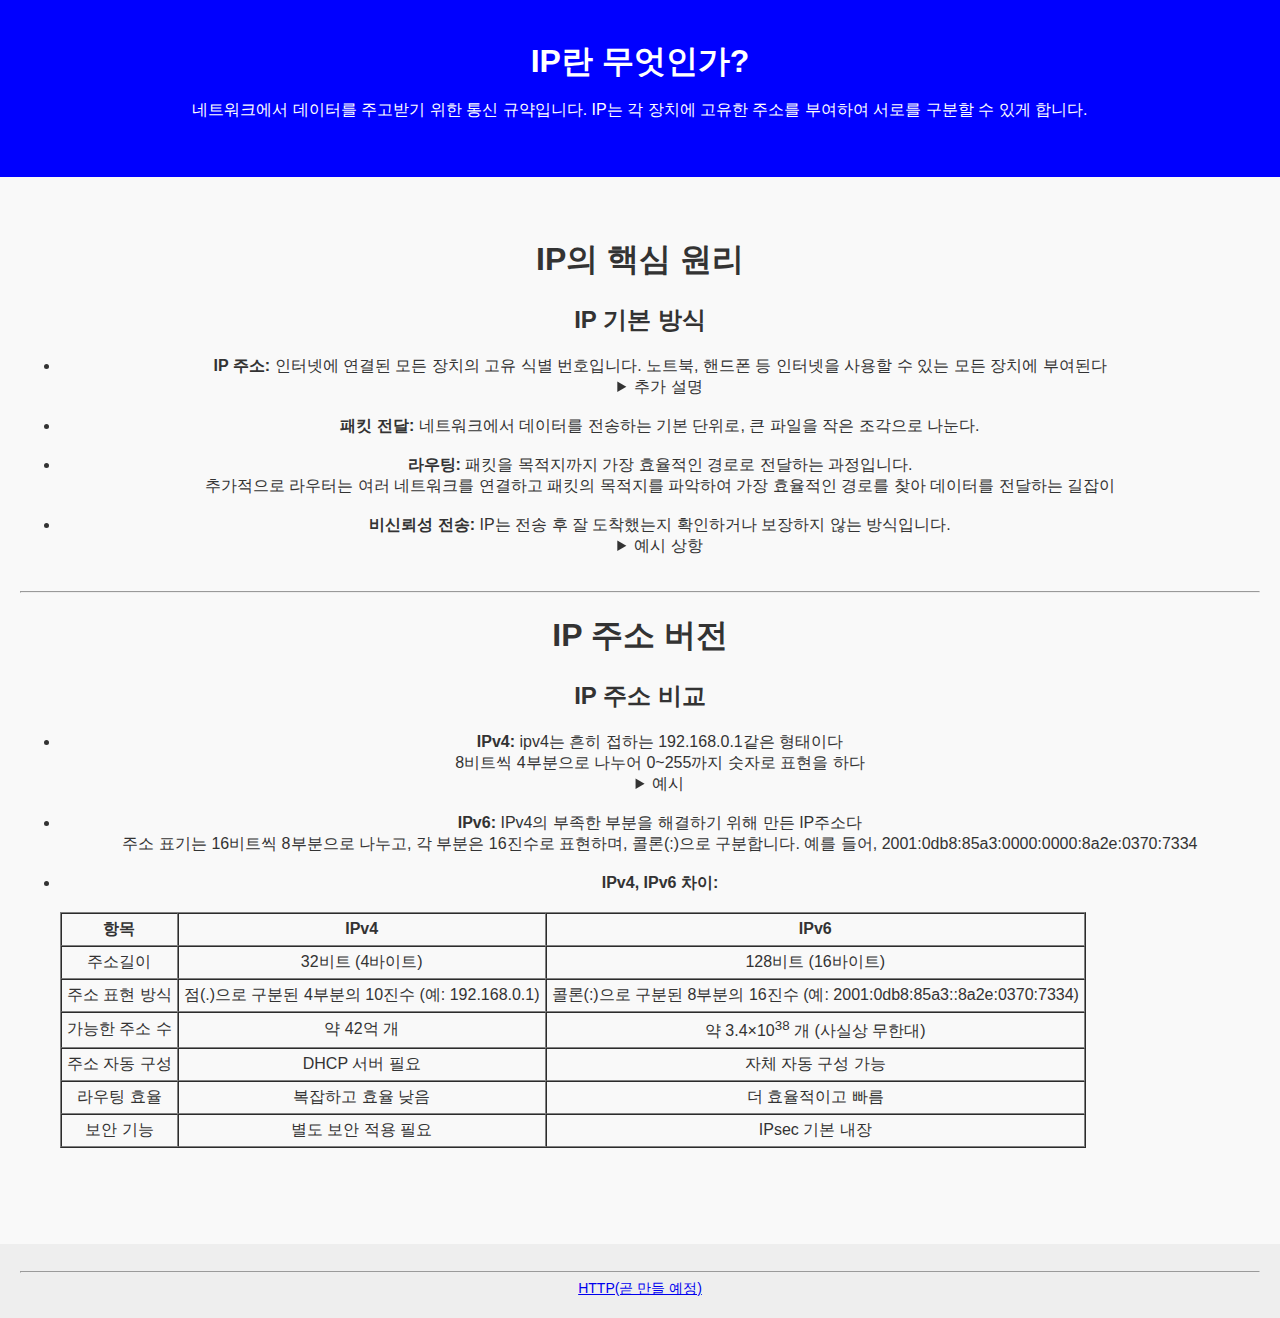
<file: index.html>
<!DOCTYPE html>
<html lang="en">
<head>
    <meta charset="UTF-8">
    <meta name="viewport" content="width=device-width, initial-scale=1.0">
    <link rel="stylesheet" href="css.css">
    <title>ip</title>
</head>

<body>
    <header>
        <h1>IP란 무엇인가?</h1>
        <p>네트워크에서 데이터를 주고받기 위한 통신 규약입니다. IP는 각 장치에 고유한 주소를 부여하여 서로를 구분할 수 있게 합니다.</p>
    </header>

    <main>
        <h1>IP의 핵심 원리</h1>
        <h2>IP 기본 방식</h2>
        <ul>
            <li>
                <b>IP 주소:</b> 인터넷에 연결된 모든 장치의 고유 식별 번호입니다. 노트북, 핸드폰 등 인터넷을 사용할 수 있는 모든 장치에 부여된다
                <aside> 
                    <details>
                        <summary>추가 설명</summary>
                        <p>IP 주소는 일반적으로 DHCP에 의해 자동으로 할당됩니다.<br>
                        하지만 서버처럼 항상 동일한 주소가 필요한 장치에는 수동으로 설정하기도 합니다. <br>
                        <mark>DHCP</mark>  는 데이터 호스팅 구성 프로토콜으로 네크워크 접속한 기기를 자동으로 ip주소를 주는 시스템이다 <br>
                        </p>
                    </details>
                </aside>
            </li><br>

            <li>
                <b>패킷 전달:</b> 네트워크에서 데이터를 전송하는 기본 단위로, 큰 파일을 작은 조각으로 나눈다. 
            </li><br>

            <li>
                <b>라우팅:</b> 패킷을 목적지까지 가장 효율적인 경로로 전달하는 과정입니다. <br>
                추가적으로 라우터는 여러 네트워크를 연결하고 패킷의 목적지를 파악하여 가장 효율적인 경로를 찾아 데이터를 전달하는 길잡이 
            </li><br>


            <li>
                <b>비신뢰성 전송:</b> IP는 전송 후 잘 도착했는지 확인하거나 보장하지 않는 방식입니다.
                <aside>
                    <details>
                        <summary>예시 상항</summary>
                        <p>우편을 보냈다고 해도 상대방이 실제로 받았는지 확인하지 않는 것과 비슷하다.</p>
                    </details>
                </aside>
            </li><br>
        </ul>

        <hr>

    <h1>IP 주소 버전</h1>
    <h2>IP 주소 비교</h2>
    <ul>
        <li><b>IPv4: </b>ipv4는 흔히 접하는 192.168.0.1같은 형태이다 <br>
        8비트씩 4부분으로 나누어 0~255까지 숫자로 표현을 하다 
            <aside>
                    <details>
                        <summary>예시</summary>
                        <img src="ip.png" alt="예시 이미지">
                    </details>
                </aside></li> <br>

        <li><b>IPv6: </b>IPv4의 부족한 부분을 해결하기 위해 만든 IP주소다 <br>
        주소 표기는 16비트씩 8부분으로 나누고, 각 부분은 16진수로 표현하며, 콜론(:)으로 구분합니다. 
        예를 들어, 2001:0db8:85a3:0000:0000:8a2e:0370:7334</li> <br>

        <li><b>IPv4, IPv6 차이: </b> </li> <br>
        <table border="1" cellpadding="5" cellspacing="0">
  <thead>
    <tr>
      <th>항목</th>
      <th>IPv4</th>
      <th>IPv6</th>
    </tr>
  </thead>
  <tbody>

    <tr>
      <td>주소길이</td>
      <td>32비트 (4바이트)</td>
      <td>128비트 (16바이트)</td>
    </tr>

    <tr>
      <td>주소 표현 방식</td>
      <td>점(.)으로 구분된 4부분의 10진수 (예: 192.168.0.1)</td>
      <td>콜론(:)으로 구분된 8부분의 16진수 (예: 2001:0db8:85a3::8a2e:0370:7334)</td>
    </tr>

    <tr>
      <td>가능한 주소 수</td>
      <td>약 42억 개</td>
      <td>약 3.4×10<sup>38</sup> 개 (사실상 무한대)</td>
    </tr>

    <tr>
      <td>주소 자동 구성</td>
      <td>DHCP 서버 필요</td>
      <td>자체 자동 구성 가능</td>
    </tr>

    <tr>
      <td>라우팅 효율</td>
      <td>복잡하고 효율 낮음</td>
      <td>더 효율적이고 빠름</td>
    </tr>

    <tr>
      <td>보안 기능</td>
      <td>별도 보안 적용 필요</td>
      <td>IPsec 기본 내장</td>
    </tr>
  </tbody>
</table>
    </ul>

    </main>
    
<footer>
    <hr>
    <a href="http.html">HTTP(곧 만들 예정)</a>
</footer>
</body>
</html>
</file>
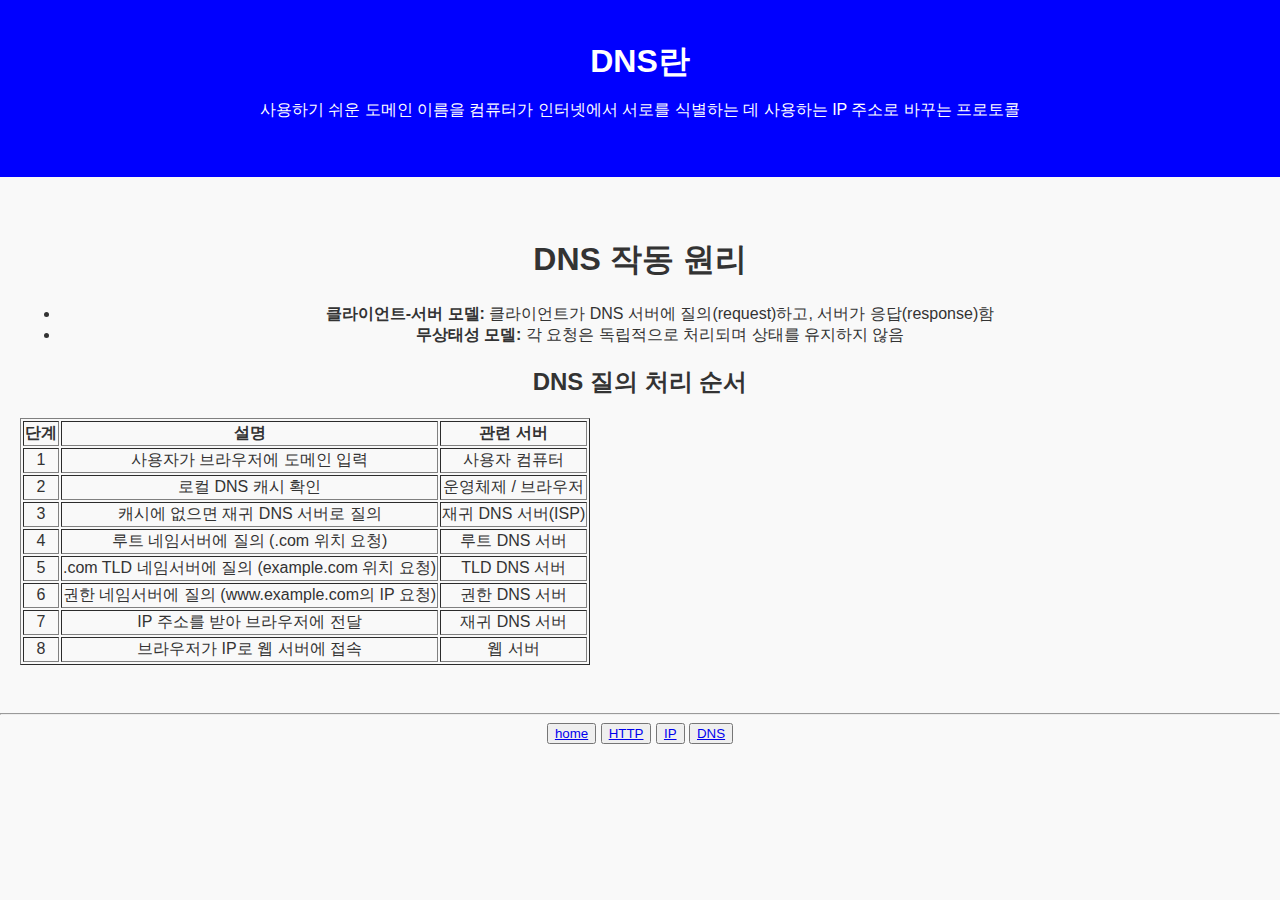
<file: DNS.html>
<!DOCTYPE html>
<html lang="en">
<head>
    <meta charset="UTF-8" />
    <meta name="viewport" content="width=device-width, initial-scale=1" />
    <link rel="stylesheet" href="css.css" />
    <title>DNS 작동 원리</title>
</head>
<body>
    <header>
        <h1>DNS란</h1>
        <p>사용하기 쉬운 도메인 이름을 컴퓨터가 인터넷에서 서로를 식별하는 데 사용하는 IP 주소로 바꾸는 프로토콜</p>
    </header>

    <main>
        <h1>DNS 작동 원리</h1>
        <ul>
            <li><b>클라이언트-서버 모델:</b> 클라이언트가 DNS 서버에 질의(request)하고, 서버가 응답(response)함</li>
            <li><b>무상태성 모델:</b> 각 요청은 독립적으로 처리되며 상태를 유지하지 않음</li>
        </ul>

        <h2>DNS 질의 처리 순서</h2>
        <table border="1">
            <thead>
                <tr>
                    <th>단계</th>
                    <th>설명</th>
                    <th>관련 서버</th>
                </tr>
            </thead>
            <tbody>
                <tr>
                    <td>1</td>
                    <td>사용자가 브라우저에 도메인 입력</td>
                    <td>사용자 컴퓨터</td>
                </tr>
                <tr>
                    <td>2</td>
                    <td>로컬 DNS 캐시 확인</td>
                    <td>운영체제 / 브라우저</td>
                </tr>
                <tr>
                    <td>3</td>
                    <td>캐시에 없으면 재귀 DNS 서버로 질의</td>
                    <td>재귀 DNS 서버(ISP)</td>
                </tr>
                <tr>
                    <td>4</td>
                    <td>루트 네임서버에 질의 (.com 위치 요청)</td>
                    <td>루트 DNS 서버</td>
                </tr>
                <tr>
                    <td>5</td>
                    <td>.com TLD 네임서버에 질의 (example.com 위치 요청)</td>
                    <td>TLD DNS 서버</td>
                </tr>
                <tr>
                    <td>6</td>
                    <td>권한 네임서버에 질의 (www.example.com의 IP 요청)</td>
                    <td>권한 DNS 서버</td>
                </tr>
                <tr>
                    <td>7</td>
                    <td>IP 주소를 받아 브라우저에 전달</td>
                    <td>재귀 DNS 서버</td>
                </tr>
                <tr>
                    <td>8</td>
                    <td>브라우저가 IP로 웹 서버에 접속</td>
                    <td>웹 서버</td>
                </tr>
            </tbody>
        </table>
    </main>

    <hr />
    <button><a href="index.html">home</a></button>
    <button><a href="http.html">HTTP</a></button>
    <button><a href="ip.html">IP</a></button>
    <button><a href="DNS.html">DNS</a></button>
</body>
</html>
</file>
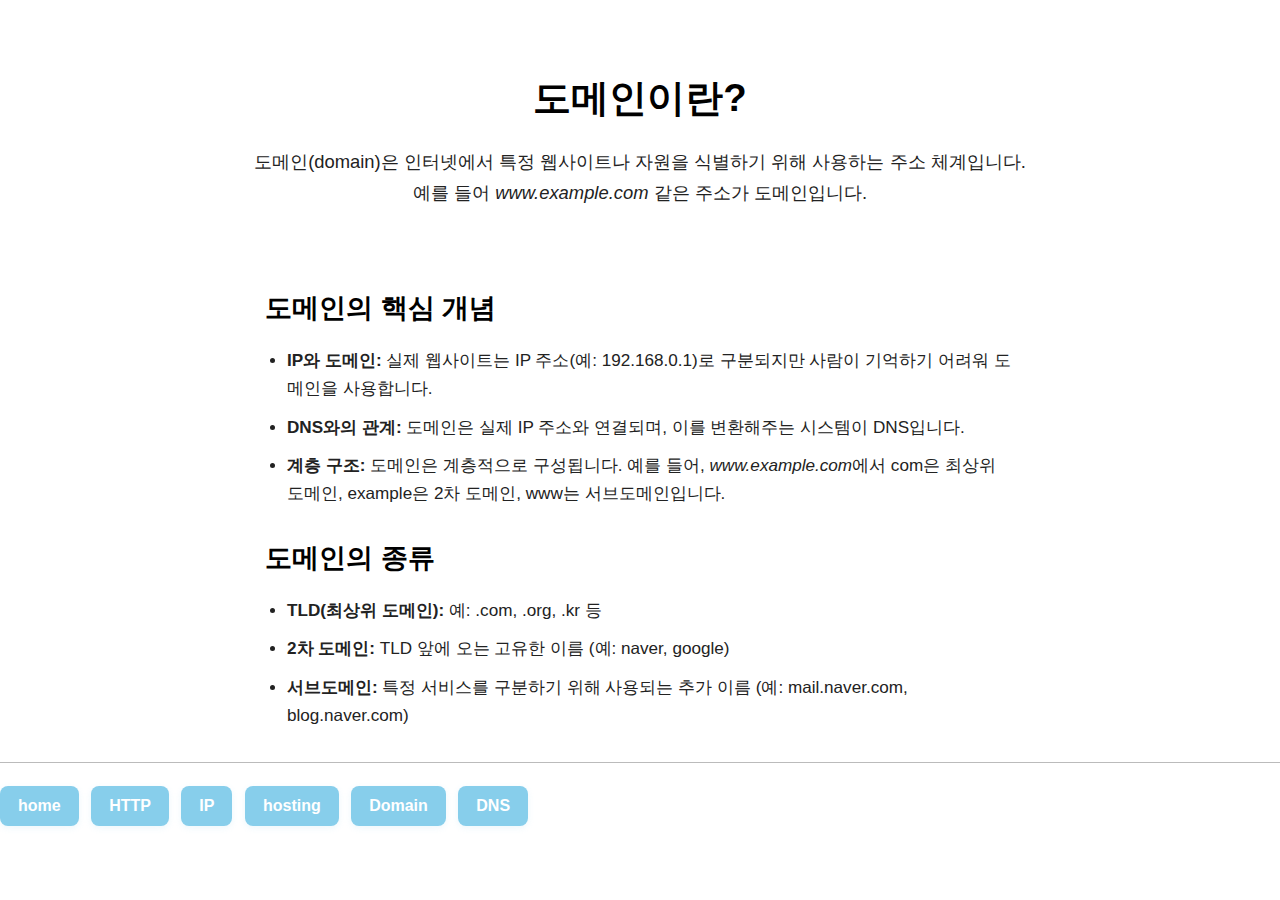
<file: domain.html>
<!DOCTYPE html>
<html lang="ko">
<head>
    <meta charset="UTF-8" />
    <meta name="viewport" content="width=device-width, initial-scale=1" />
    <title>도메인이란?</title>
    <link rel="stylesheet" href="domain.css" />
</head>
<body>
    <header>
        <h1>도메인이란?</h1>
        <p>
            도메인(domain)은 인터넷에서 특정 웹사이트나 자원을 식별하기 위해 사용하는 주소 체계입니다.<br />
            예를 들어 <i>www.example.com</i> 같은 주소가 도메인입니다.
        </p>
    </header>
    <main>
        <h1>도메인의 핵심 개념</h1>
        <ul>
            <li><b>IP와 도메인:</b> 실제 웹사이트는 IP 주소(예: 192.168.0.1)로 구분되지만 사람이 기억하기 어려워 도메인을 사용합니다.</li>
            <li><b>DNS와의 관계:</b> 도메인은 실제 IP 주소와 연결되며, 이를 변환해주는 시스템이 DNS입니다.</li>
            <li><b>계층 구조:</b> 도메인은 계층적으로 구성됩니다. 예를 들어, <i>www.example.com</i>에서 com은 최상위 도메인, example은 2차 도메인, www는 서브도메인입니다.</li>
        </ul>
        <h1>도메인의 종류</h1>
        <ul>
            <li><b>TLD(최상위 도메인):</b> 예: .com, .org, .kr 등</li>
            <li><b>2차 도메인:</b> TLD 앞에 오는 고유한 이름 (예: naver, google)</li>
            <li><b>서브도메인:</b> 특정 서비스를 구분하기 위해 사용되는 추가 이름 (예: mail.naver.com, blog.naver.com)</li>
        </ul>
    </main>
    <hr />
    <nav class="button-wrapper">
        <button class="nav home"><a href="index.html">home</a></button>
        <button class="nav http"><a href="http.html">HTTP</a></button>
        <button class="nav ip"><a href="ip.html">IP</a></button>
        <button class="nav hosting"><a href="hosting.html">hosting</a></button>
        <button class="nav domain"><a href="domain.html">Domain</a></button>
        <button class="nav dns"><a href="DNS.html">DNS</a></button>
    </nav>
</body>
</html>
</file>
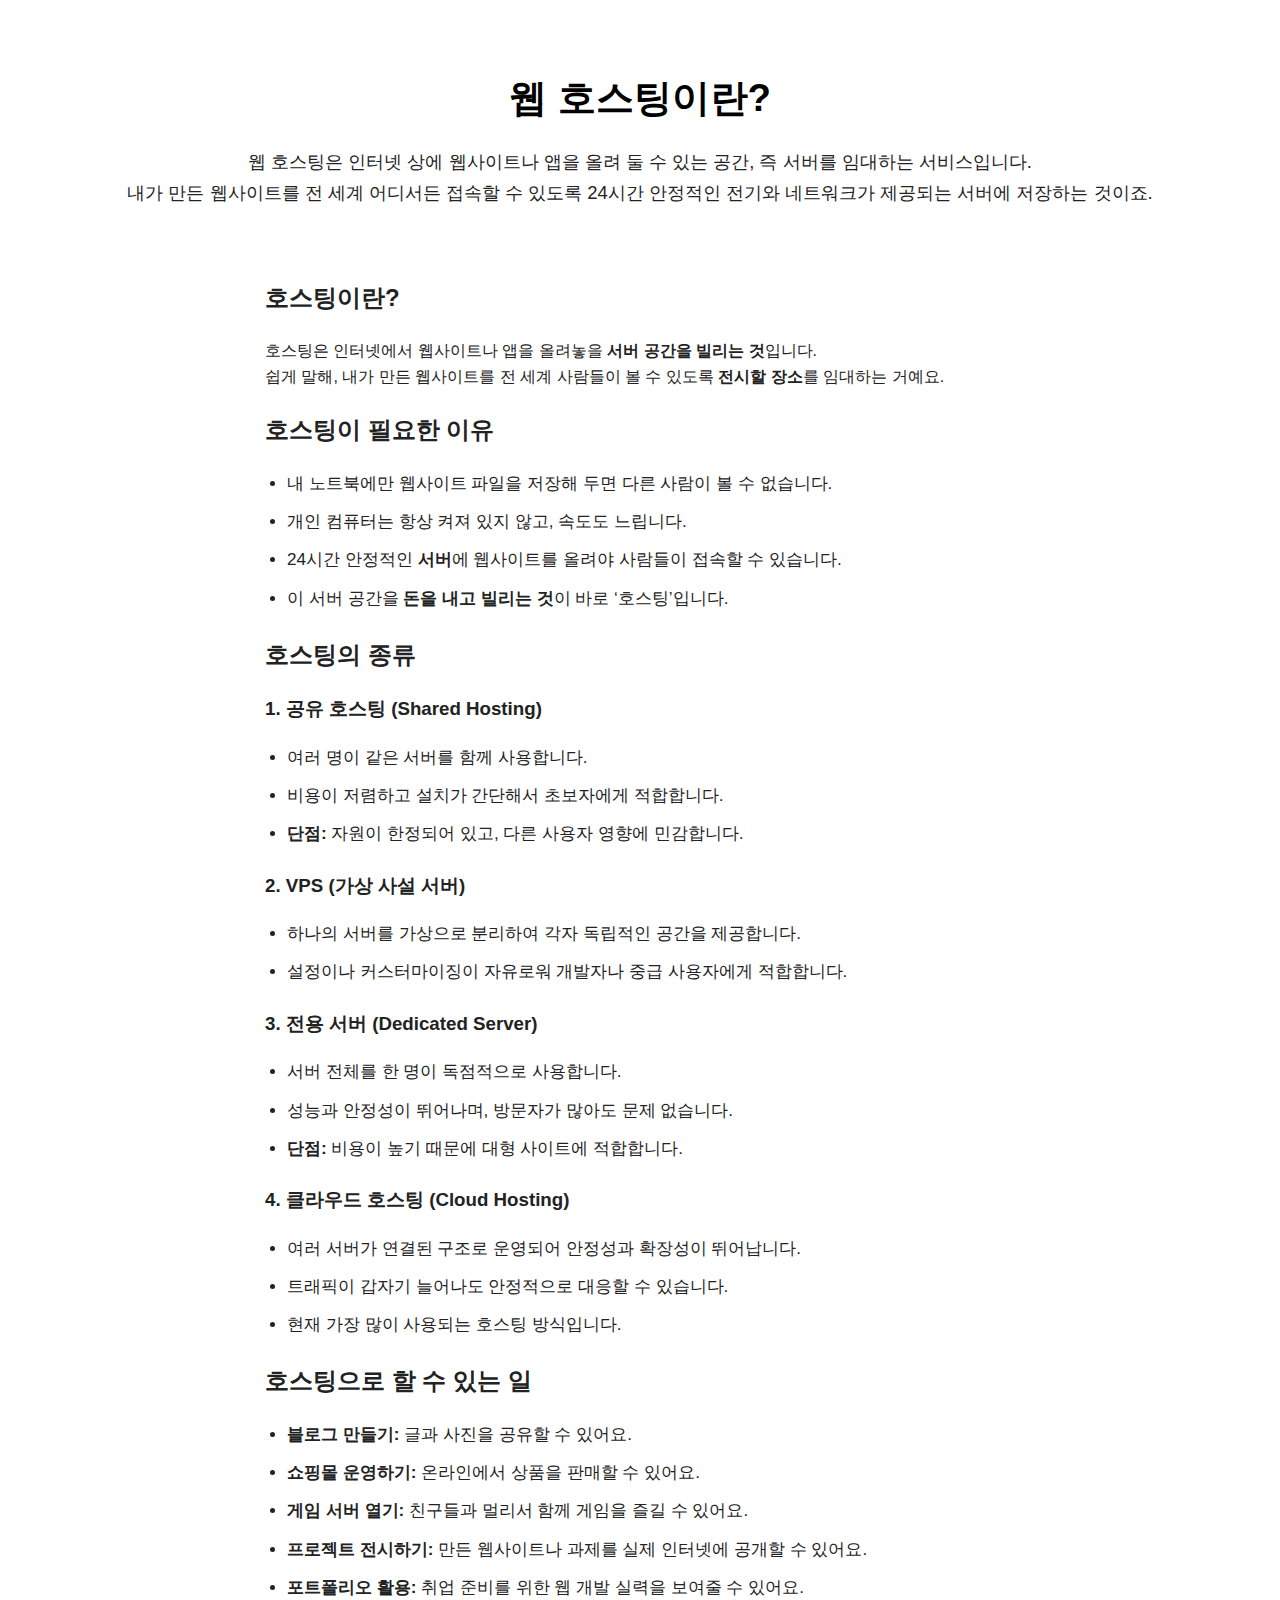
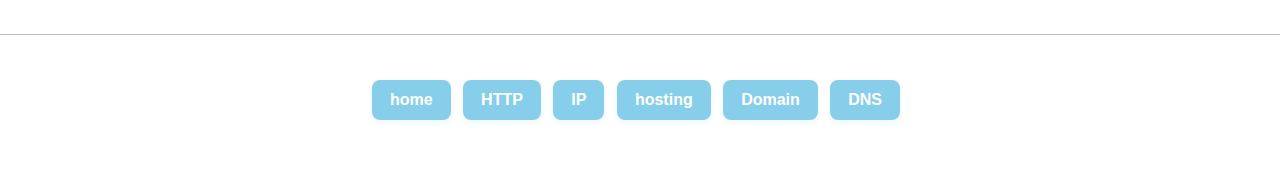
<file: hosting.html>
<!DOCTYPE html>
<html lang="ko">
<head>
    <meta charset="UTF-8" />
    <meta name="viewport" content="width=device-width, initial-scale=1" />
    <title>웹 호스팅이란?</title>
    <link rel="stylesheet" href="hosting.css" />
</head>
<body>
    <header>
        <h1>웹 호스팅이란?</h1>
        <p>웹 호스팅은 인터넷 상에 웹사이트나 앱을 올려 둘 수 있는 공간, 즉 서버를 임대하는 서비스입니다. <br />
        내가 만든 웹사이트를 전 세계 어디서든 접속할 수 있도록 24시간 안정적인 전기와 네트워크가 제공되는 서버에 저장하는 것이죠.</p>
    </header>
    <main>
        <section id="intro">
            <h2>호스팅이란?</h2>
            <p>
                호스팅은 인터넷에서 웹사이트나 앱을 올려놓을 <strong>서버 공간을 빌리는 것</strong>입니다.<br />
                쉽게 말해, 내가 만든 웹사이트를 전 세계 사람들이 볼 수 있도록 <strong>전시할 장소</strong>를 임대하는 거예요.
            </p>
        </section>
        <section id="why">
            <h2>호스팅이 필요한 이유</h2>
            <ul>
                <li>내 노트북에만 웹사이트 파일을 저장해 두면 다른 사람이 볼 수 없습니다.</li>
                <li>개인 컴퓨터는 항상 켜져 있지 않고, 속도도 느립니다.</li>
                <li>24시간 안정적인 <strong>서버</strong>에 웹사이트를 올려야 사람들이 접속할 수 있습니다.</li>
                <li>이 서버 공간을 <strong>돈을 내고 빌리는 것</strong>이 바로 ‘호스팅’입니다.</li>
            </ul>
        </section>
        <section id="types">
            <h2>호스팅의 종류</h2>
            <article>
                <h3>1. 공유 호스팅 (Shared Hosting)</h3>
                <ul>
                    <li>여러 명이 같은 서버를 함께 사용합니다.</li>
                    <li>비용이 저렴하고 설치가 간단해서 초보자에게 적합합니다.</li>
                    <li><strong>단점:</strong> 자원이 한정되어 있고, 다른 사용자 영향에 민감합니다.</li>
                </ul>
            </article>
            <article>
                <h3>2. VPS (가상 사설 서버)</h3>
                <ul>
                    <li>하나의 서버를 가상으로 분리하여 각자 독립적인 공간을 제공합니다.</li>
                    <li>설정이나 커스터마이징이 자유로워 개발자나 중급 사용자에게 적합합니다.</li>
                </ul>
            </article>
            <article>
                <h3>3. 전용 서버 (Dedicated Server)</h3>
                <ul>
                    <li>서버 전체를 한 명이 독점적으로 사용합니다.</li>
                    <li>성능과 안정성이 뛰어나며, 방문자가 많아도 문제 없습니다.</li>
                    <li><strong>단점:</strong> 비용이 높기 때문에 대형 사이트에 적합합니다.</li>
                </ul>
            </article>
            <article>
                <h3>4. 클라우드 호스팅 (Cloud Hosting)</h3>
                <ul>
                    <li>여러 서버가 연결된 구조로 운영되어 안정성과 확장성이 뛰어납니다.</li>
                    <li>트래픽이 갑자기 늘어나도 안정적으로 대응할 수 있습니다.</li>
                    <li>현재 가장 많이 사용되는 호스팅 방식입니다.</li>
                </ul>
            </article>
        </section>
        <section id="uses">
            <h2>호스팅으로 할 수 있는 일</h2>
            <ul>
                <li><strong>블로그 만들기:</strong> 글과 사진을 공유할 수 있어요.</li>
                <li><strong>쇼핑몰 운영하기:</strong> 온라인에서 상품을 판매할 수 있어요.</li>
                <li><strong>게임 서버 열기:</strong> 친구들과 멀리서 함께 게임을 즐길 수 있어요.</li>
                <li><strong>프로젝트 전시하기:</strong> 만든 웹사이트나 과제를 실제 인터넷에 공개할 수 있어요.</li>
                <li><strong>포트폴리오 활용:</strong> 취업 준비를 위한 웹 개발 실력을 보여줄 수 있어요.</li>
            </ul>
        </section>
    </main>
    <hr />
    <nav class="button-wrapper">
        <button class="nav home"><a href="index.html">home</a></button>
        <button class="nav http"><a href="http.html">HTTP</a></button>
        <button class="nav ip"><a href="ip.html">IP</a></button>
        <button class="nav hosting"><a href="hosting.html">hosting</a></button>
        <button class="nav domain"><a href="domain.html">Domain</a></button>
        <button class="nav dns"><a href="DNS.html">DNS</a></button>
    </nav>
</body>
</html>
</file>
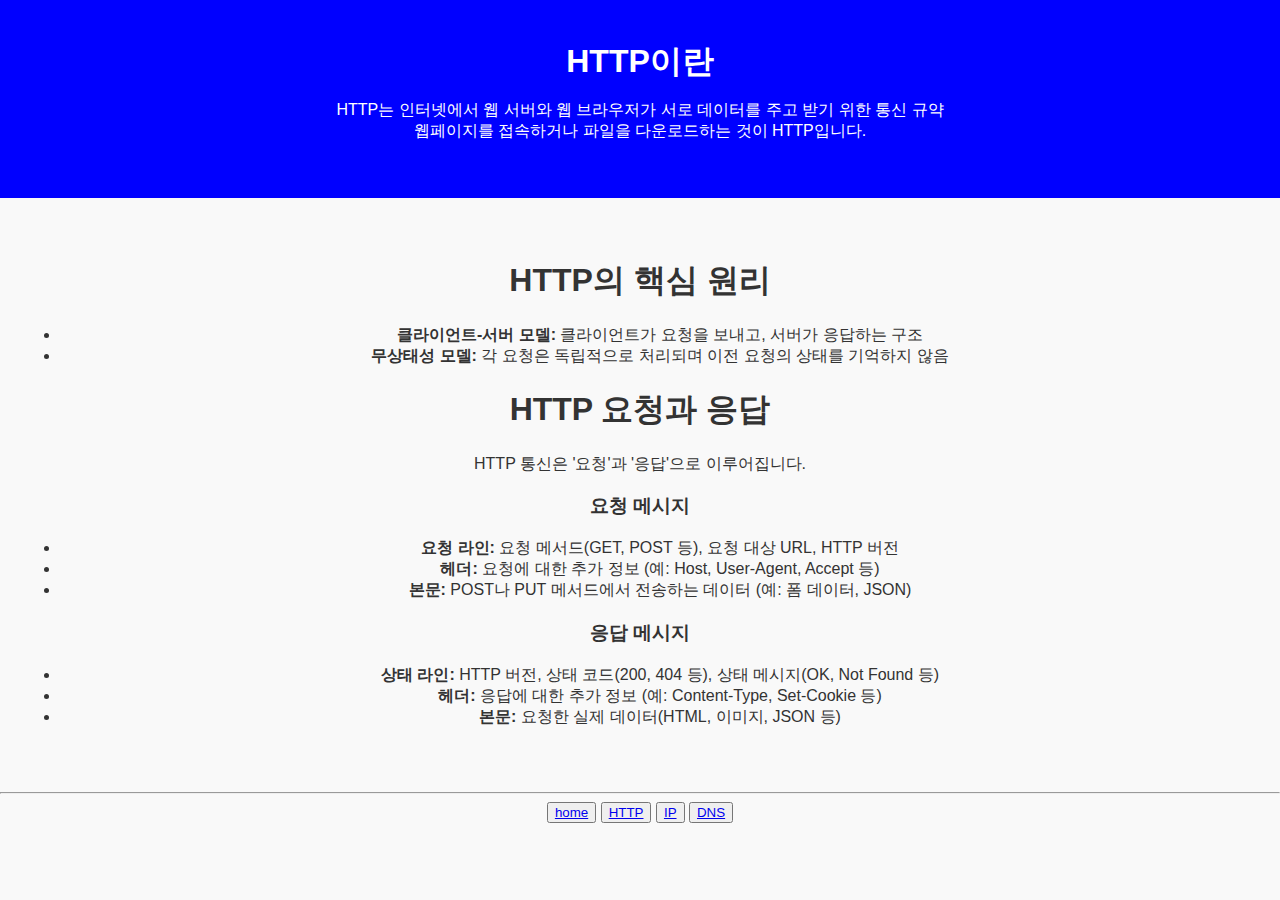
<file: http.html>
<!DOCTYPE html>
<html lang="en">
<head>
    <meta charset="UTF-8" />
    <meta name="viewport" content="width=device-width, initial-scale=1" />
    <link rel="stylesheet" href="css.css" />
    <title>HTTP</title>
</head>
<body>
    <header>
        <h1>HTTP이란</h1>
        <p>
            HTTP는 인터넷에서 웹 서버와 웹 브라우저가 서로 데이터를 주고 받기 위한 통신 규약<br />
            웹페이지를 접속하거나 파일을 다운로드하는 것이 HTTP입니다.
        </p>
    </header>
    <main>
        <h1>HTTP의 핵심 원리</h1>
        <ul>
            <li><b>클라이언트-서버 모델:</b> 클라이언트가 요청을 보내고, 서버가 응답하는 구조</li>
            <li><b>무상태성 모델:</b> 각 요청은 독립적으로 처리되며 이전 요청의 상태를 기억하지 않음</li>
        </ul>

        <h1>HTTP 요청과 응답</h1>
        <p>HTTP 통신은 '요청'과 '응답'으로 이루어집니다.</p>

        <h3>요청 메시지</h3>
        <ul>
            <li><b>요청 라인:</b> 요청 메서드(GET, POST 등), 요청 대상 URL, HTTP 버전</li>
            <li><b>헤더:</b> 요청에 대한 추가 정보 (예: Host, User-Agent, Accept 등)</li>
            <li><b>본문:</b> POST나 PUT 메서드에서 전송하는 데이터 (예: 폼 데이터, JSON)</li>
        </ul>

        <h3>응답 메시지</h3>
        <ul>
            <li><b>상태 라인:</b> HTTP 버전, 상태 코드(200, 404 등), 상태 메시지(OK, Not Found 등)</li>
            <li><b>헤더:</b> 응답에 대한 추가 정보 (예: Content-Type, Set-Cookie 등)</li>
            <li><b>본문:</b> 요청한 실제 데이터(HTML, 이미지, JSON 등)</li>
        </ul>
    </main>
    <hr />
    <button><a href="index.html">home</a></button>
    <button><a href="http.html">HTTP</a></button>
    <button><a href="ip.html">IP</a></button>
    <button><a href="DNS.html">DNS</a></button>
</body>
</html>
</file>
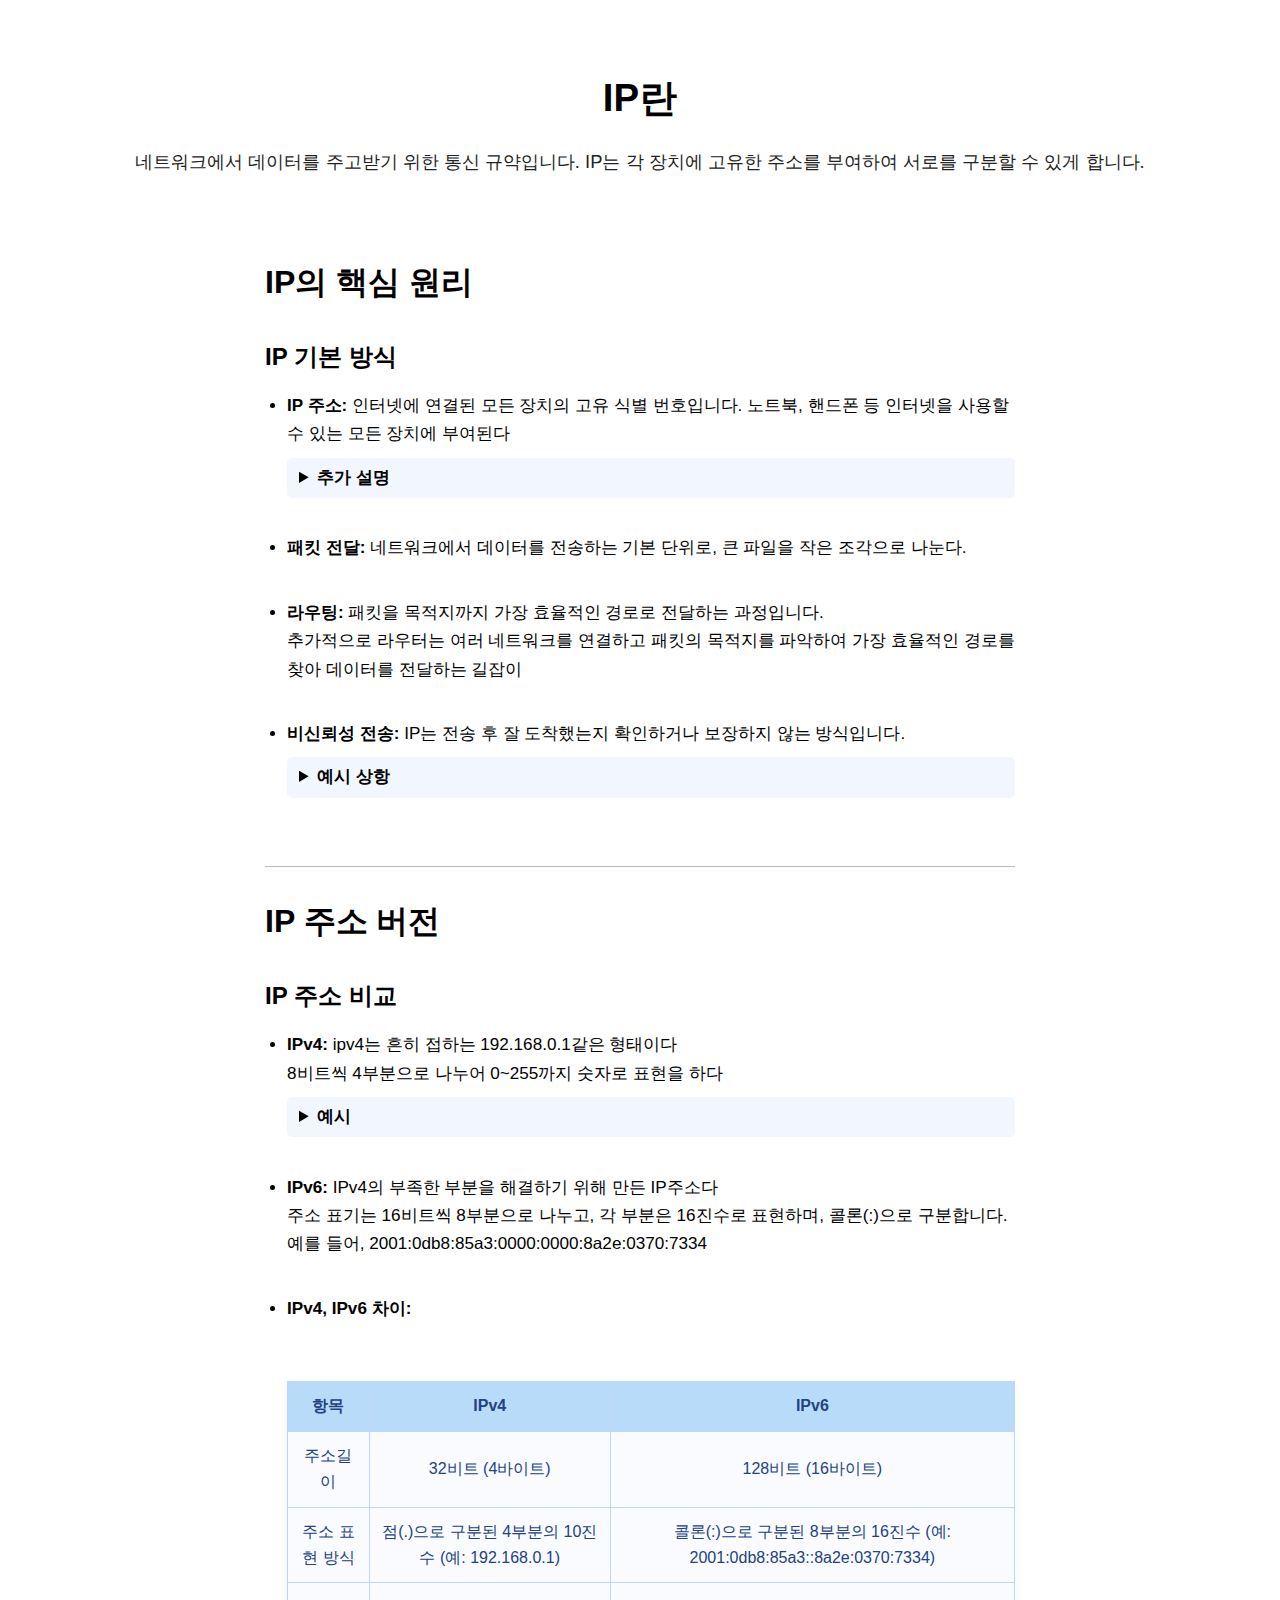
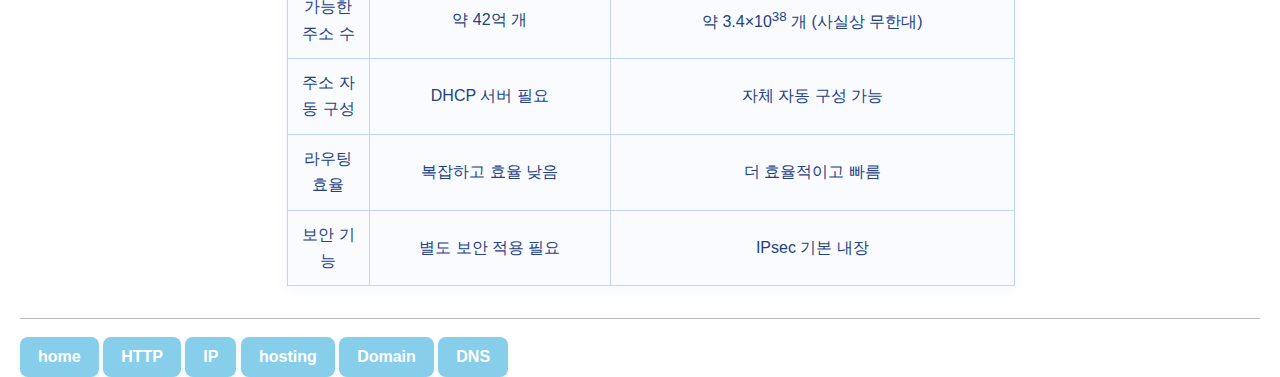
<file: ip.html>
<!DOCTYPE html>
<html lang="en">
<head>
    <meta charset="UTF-8">
    <meta name="viewport" content="width=device-width, initial-scale=1.0">
    <link rel="stylesheet" href="ip.css">
    <title>ip</title>
</head>

<body>
    <header>
        <h1>IP란</h1>
        <p>네트워크에서 데이터를 주고받기 위한 통신 규약입니다. IP는 각 장치에 고유한 주소를 부여하여 서로를 구분할 수 있게 합니다.</p>
    </header>

    <main>
        <h1>IP의 핵심 원리</h1>
        <h2>IP 기본 방식</h2>
        <ul>
            <li>
                <b>IP 주소:</b> 인터넷에 연결된 모든 장치의 고유 식별 번호입니다. 노트북, 핸드폰 등 인터넷을 사용할 수 있는 모든 장치에 부여된다
                <aside> 
                    <details>
                        <summary>추가 설명</summary>
                        <p>IP 주소는 일반적으로 DHCP에 의해 자동으로 할당됩니다.<br>
                        하지만 서버처럼 항상 동일한 주소가 필요한 장치에는 수동으로 설정하기도 합니다. <br>
                        <mark>DHCP</mark>  는 데이터 호스팅 구성 프로토콜으로 네크워크 접속한 기기를 자동으로 ip주소를 주는 시스템이다 <br>
                        </p>
                    </details>
                </aside>
            </li><br>

            <li>
                <b>패킷 전달:</b> 네트워크에서 데이터를 전송하는 기본 단위로, 큰 파일을 작은 조각으로 나눈다. 
            </li><br>

            <li>
                <b>라우팅:</b> 패킷을 목적지까지 가장 효율적인 경로로 전달하는 과정입니다. <br>
                추가적으로 라우터는 여러 네트워크를 연결하고 패킷의 목적지를 파악하여 가장 효율적인 경로를 찾아 데이터를 전달하는 길잡이 
            </li><br>


            <li>
                <b>비신뢰성 전송:</b> IP는 전송 후 잘 도착했는지 확인하거나 보장하지 않는 방식입니다.
                <aside>
                    <details>
                        <summary>예시 상항</summary>
                        <p>우편을 보냈다고 해도 상대방이 실제로 받았는지 확인하지 않는 것과 비슷하다.</p>
                    </details>
                </aside>
            </li><br>
        </ul>

        <hr>

    <h1>IP 주소 버전</h1>
    <h2>IP 주소 비교</h2>
    <ul>
        <li><b>IPv4: </b>ipv4는 흔히 접하는 192.168.0.1같은 형태이다 <br>
        8비트씩 4부분으로 나누어 0~255까지 숫자로 표현을 하다 
            <aside>
                    <details>
                        <summary>예시</summary>
                        <img src="ip.png" alt="예시 이미지">
                    </details>
                </aside></li> <br>

        <li><b>IPv6: </b>IPv4의 부족한 부분을 해결하기 위해 만든 IP주소다 <br>
        주소 표기는 16비트씩 8부분으로 나누고, 각 부분은 16진수로 표현하며, 콜론(:)으로 구분합니다. 
        예를 들어, 2001:0db8:85a3:0000:0000:8a2e:0370:7334</li> <br>

        <li><b>IPv4, IPv6 차이: </b> </li> <br>
        <table border="1" cellpadding="5" cellspacing="0">
  <thead>
    <tr>
      <th>항목</th>
      <th>IPv4</th>
      <th>IPv6</th>
    </tr>
  </thead>
  <tbody>

    <tr>
      <td>주소길이</td>
      <td>32비트 (4바이트)</td>
      <td>128비트 (16바이트)</td>
    </tr>

    <tr>
      <td>주소 표현 방식</td>
      <td>점(.)으로 구분된 4부분의 10진수 (예: 192.168.0.1)</td>
      <td>콜론(:)으로 구분된 8부분의 16진수 (예: 2001:0db8:85a3::8a2e:0370:7334)</td>
    </tr>

    <tr>
      <td>가능한 주소 수</td>
      <td>약 42억 개</td>
      <td>약 3.4×10<sup>38</sup> 개 (사실상 무한대)</td>
    </tr>

    <tr>
      <td>주소 자동 구성</td>
      <td>DHCP 서버 필요</td>
      <td>자체 자동 구성 가능</td>
    </tr>

    <tr>
      <td>라우팅 효율</td>
      <td>복잡하고 효율 낮음</td>
      <td>더 효율적이고 빠름</td>
    </tr>

    <tr>
      <td>보안 기능</td>
      <td>별도 보안 적용 필요</td>
      <td>IPsec 기본 내장</td>
    </tr>
  </tbody>
</table>
    </ul>

    </main>
    
<footer>
    <hr>
    <button class="nav home"><a href="index.html">home</a></button>
    <button class="nav http"><a href="http.html">HTTP</a></button>
    <button class="nav ip"><a href="ip.html">IP</a></button>
    <button class="nav hosting"><a href="hosting.html">hosting</a></button>
    <button class="nav Domain"><a href="domain.html">Domain</a></button>
    <button class="nav dns"><a href="DNS.html">DNS</a></button>
</footer>
</body>

</html>
</file>
<file: css.css>
body {
  font-family: "맑은 고딕", sans-serif;
  margin: 0;
  padding: 0;
  text-align: center;
  background: #f9f9f9;
  color: #333;
}

header {
  padding: 40px 20px;
  background: blue;
  color: white;
}

header h1 {
  margin: 0 0 10px 0;
}

main {
  padding: 40px 20px;
}

.cards {
  display: grid;
  grid-template-columns: repeat(auto-fit, minmax(220px, 1fr));
  gap: 20px;
  max-width: 900px;
  margin: 0 auto;
}

.card {
  display: block;
  padding: 20px;
  background: white;
  border-radius: 12px;
  text-decoration: none;
  color: inherit;
  box-shadow: 0 4px 8px rgba(0,0,0,0.1);
  transition: transform 0.2s ease, box-shadow 0.2s ease;
}

.card:hover {
  transform: translateY(-8px) scale(1.03);
  box-shadow: 0 8px 16px rgba(0,0,0,0.15);
}

.card:active {
  transform: translateY(2px) scale(0.98);
  box-shadow: 0 2px 6px rgba(0,0,0,0.2);
}

.card h2 {
  margin-top: 0;
  color: blue;
}

footer {
  padding: 20px;
  font-size: 14px;
  background: #eee;
  margin-top: 40px;
}
</file>
<file: domain.css>
body {
    font-family: 'Arial', 'Helvetica', 'Malgun Gothic', sans-serif;
    line-height: 1.65;
    margin: 0;
    background-color: #fff;
    color: #222;
}
header {
    text-align: center;
    margin-bottom: 20px;
    padding-top: 40px;
}
header h1 {
    color: #000;
    font-size: 2.4rem;
    margin-bottom: 12px;
}
header p {
    font-size: 1.15em;
    color: #222;
    margin-bottom: 0;
}
main {
    max-width: 750px;
    margin: 0 auto 0 auto;
    padding: 30px 0 0 0;
}
main h1 {
    color: #000;
    font-size: 1.7rem;
    margin-top: 28px;
    margin-bottom: 14px;
}
ul {
    list-style-type: disc;
    padding-left: 22px;
    margin-bottom: 22px;
}
li {
    margin-bottom: 10px;
    font-size: 1.07rem;
}
hr {
    border: none;
    border-top: 1px solid #bbb;
    margin: 32px 0 18px 0;
}
button.nav {
    margin: 5px 8px 5px 0;
    padding: 11px 18px;
    border: none;
    border-radius: 8px;
    background-color: #87ceeb;
    color: #fff;
    font-size: 1rem;
    font-weight: bold;
    box-shadow: 0 2px 6px rgba(135, 206, 235, 0.16);
    cursor: pointer;
    transition: background-color 0.18s;
    display: inline-block;
}
button.nav:hover {
    background-color: #5dade2;
}
button.nav a {
    color: inherit;
    text-decoration: none;
    font-weight: bold;
}
</file>
<file: hosting.css>
body {
            font-family: 'Arial', 'Helvetica', 'Malgun Gothic', sans-serif;
            line-height: 1.65;
            background-color: #fff;
            color: #222;
            margin: 0;
            padding: 0;
        }

        header {
            text-align: center;
            margin-bottom: 20px;
            padding-top: 40px;
        }

        header h1 {
            color: #000;
            font-size: 2.4rem;
            margin-bottom: 12px;
        }

        header p {
            font-size: 1.15em;
            color: #222;
            margin-bottom: 0;
        }

        main {
            max-width: 750px;
            margin: 0 auto;
            padding: 30px 0 0 0;
        }

        main h1 {
            color: #000;
            font-size: 1.7rem;
            margin-top: 28px;
            margin-bottom: 14px;
        }

        ul {
            list-style-type: disc;
            padding-left: 22px;
            margin-bottom: 22px;
        }

        li {
            margin-bottom: 10px;
            font-size: 1.07rem;
        }

        hr {
            border: none;
            border-top: 1px solid #bbb;
            margin: 32px 0 18px 0;
        }

        button.nav {
            margin: 5px 8px 5px 0;
            padding: 11px 18px;
            border: none;
            border-radius: 8px;
            background-color: #87ceeb;
            color: #fff;
            font-size: 1rem;
            font-weight: bold;
            box-shadow: 0 2px 6px rgba(135, 206, 235, 0.16);
            cursor: pointer;
            transition: background-color 0.18s;
            display: inline-block;
        }

        button.nav:hover {
            background-color: #5dade2;
        }

        button.nav a {
            color: inherit;
            text-decoration: none;
            font-weight: bold;
        }

    
        nav {
            max-width: 750px;
            margin: 40px auto 60px auto;
            text-align: center;
        }
</file>
<file: ip.css>
body {
    font-family: 'Arial', 'Helvetica', 'Malgun Gothic', sans-serif;
    line-height: 1.65;
    background-color: #fff;
    color: #222;
    margin: 0;
    padding: 0 20px;
}
header {
    text-align: center;
    margin-bottom: 20px;
    padding-top: 40px;
}
header h1 {
    color: #000;
    font-size: 2.4rem;
    margin-bottom: 12px;
}
header p {
    font-size: 1.15em;
    color: #222;
    margin-bottom: 0;
}
main {
    max-width: 750px;
    margin: 0 auto;
    padding: 30px 0 0 0;
}
main h1, main h2 {
    color: #000;
    margin-top: 28px;
    margin-bottom: 14px;
}
ul {
    list-style-type: disc;
    padding-left: 22px;
    margin-bottom: 22px;
}
li {
    margin-bottom: 10px;
    font-size: 1.07rem;
    color: #000;
}
aside details {
    margin-top: 9px;
    color: #000;
}
details summary {
    cursor: pointer;
    font-weight: bold;
    color: #000;
    background: #f1f6ff;
    padding: 6px 12px;
    border-radius: 5px;
    transition: background 0.18s;
}
details[open] summary {
    background: #dbeafe;
}
mark {
    background-color: #fff18d;
    color: #000;
    border-radius: 3px;
    padding: 2px 4px;
}
table {
    border-collapse: collapse;
    width: 100%;
    margin: 22px 0;
    background-color: #f9fbff;
    box-shadow: 0 4px 12px rgba(55,98,230,0.05);
    color: #234183;
}
table th, table td {
    border: 1px solid #c1d4fa;
    padding: 11px;
    text-align: center;
    font-size: 1rem;
}
table th {
    background-color: #b9dbfa;
    font-weight: 600;
}
img {
    max-width: 96%;
    height: auto;
    display: block;
    margin: 18px auto;
    border-radius: 6px;
    box-shadow: 0 2px 9px rgba(55,98,230,0.08);
}
hr {
    border: none;
    border-top: 1px solid #bbb;
    margin: 32px 0 18px 0;
}

.button-wrapper {
    display: flex;
    justify-content: center;
    gap: 10px;
    margin: 20px 0;
}
button.nav {
    margin: 0;
    padding: 11px 18px;
    border: none;
    border-radius: 8px;
    background-color: #87ceeb;
    color: #fff;
    font-size: 1rem;
    font-weight: bold;
    box-shadow: 0 2px 6px rgba(135, 206, 235, 0.16);
    cursor: pointer;
    transition: background-color 0.18s;
    display: inline-block;
}

button.nav:hover {
    background-color: #5dade2;
}
button.nav a {
    color: inherit;
    text-decoration: none;
    font-weight: bold;
}
</file>
